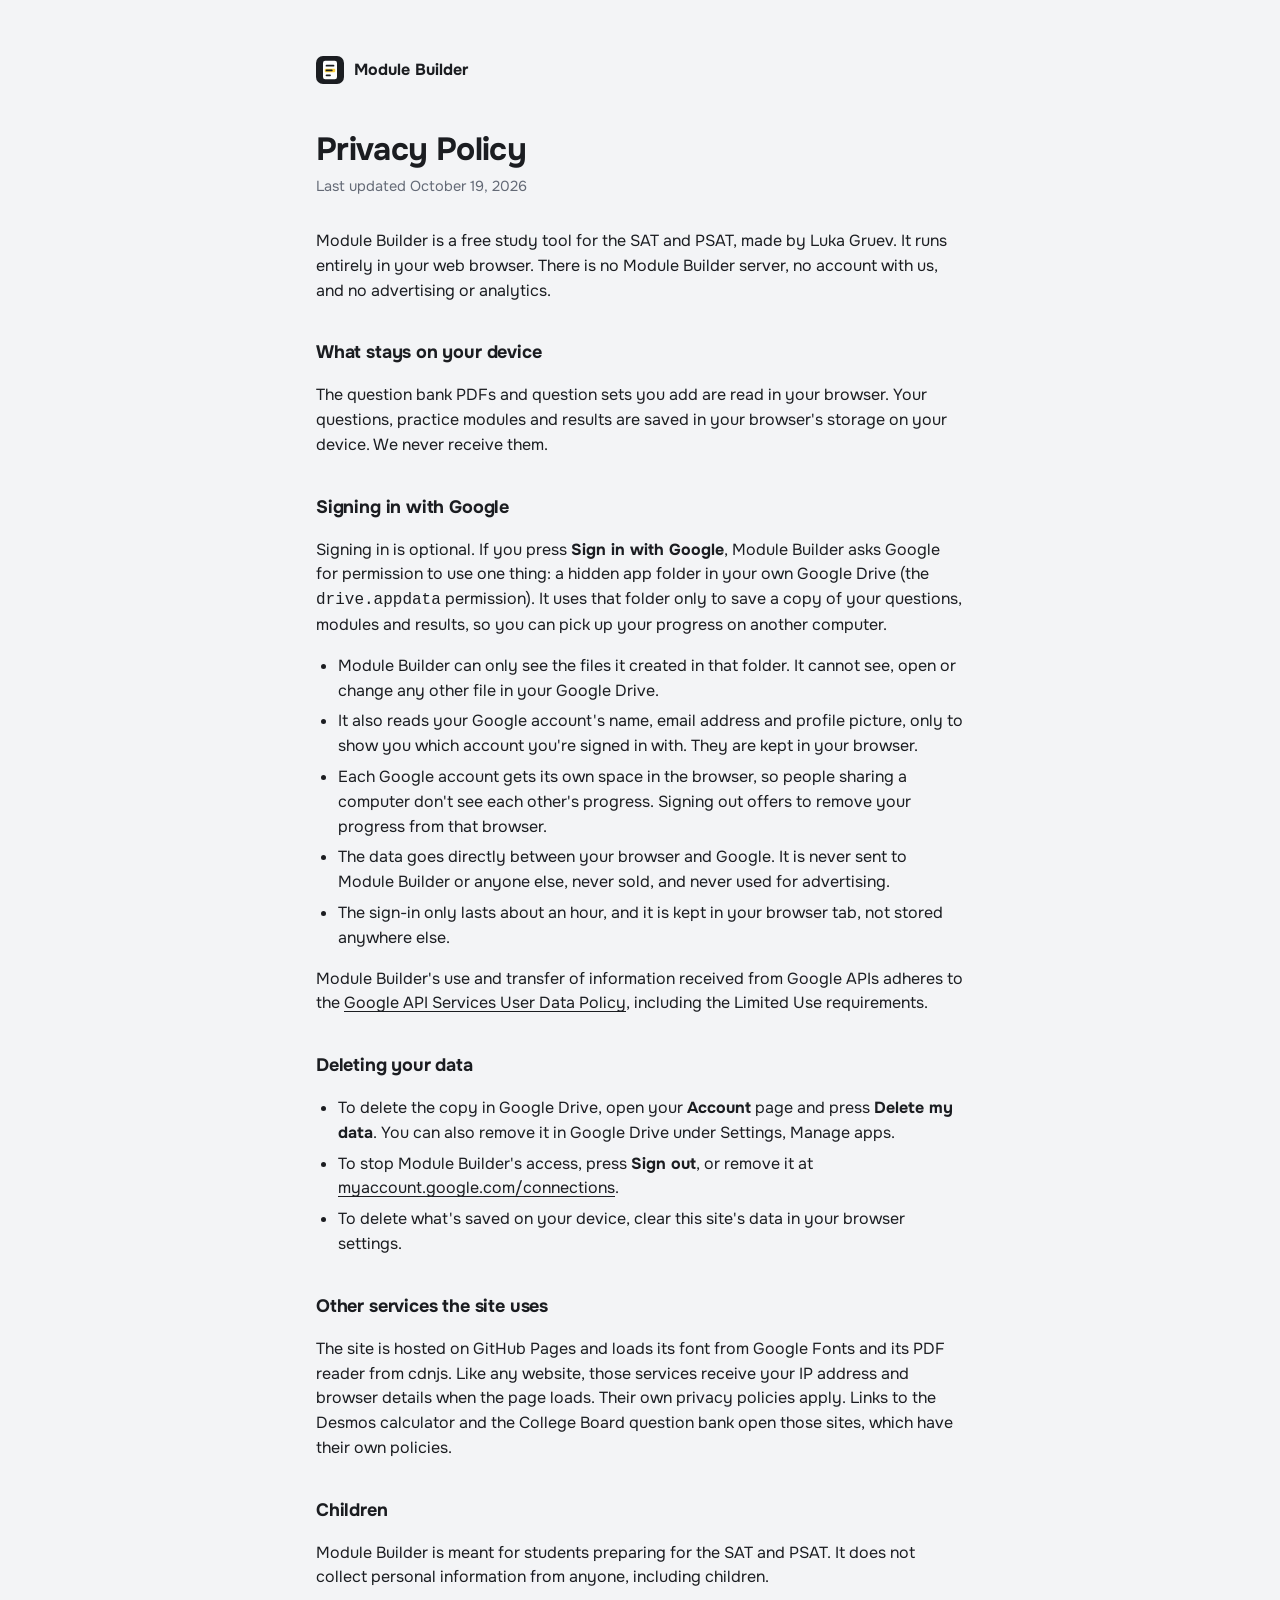
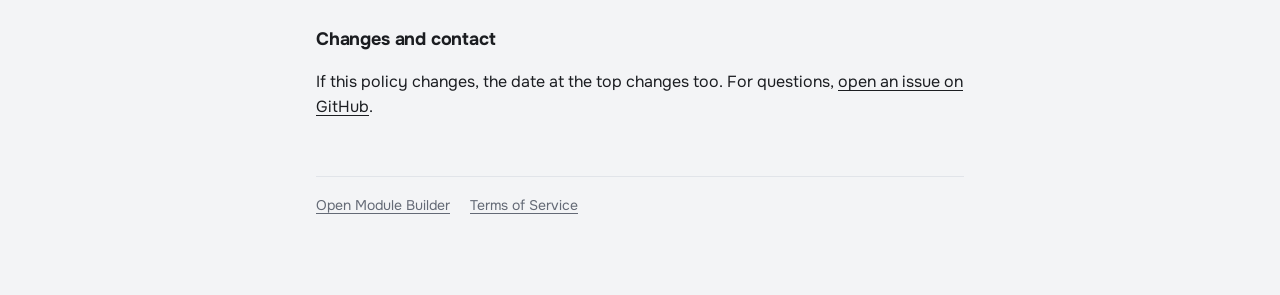
<file: privacy.html>
<!doctype html>
<html lang="en">
<head>
<meta charset="utf-8">
<meta name="viewport" content="width=device-width,initial-scale=1">
<title>Privacy Policy · Module Builder</title>
<link rel="icon" href="favicon.svg" type="image/svg+xml">
<link rel="apple-touch-icon" href="apple-touch-icon.png">
<link rel="preconnect" href="https://fonts.googleapis.com">
<link rel="preconnect" href="https://fonts.gstatic.com" crossorigin>
<link rel="stylesheet" href="https://fonts.googleapis.com/css2?family=Onest:wght@400;500;600;700&display=swap">
<link rel="stylesheet" href="style.css">
</head>
<body>
<main class="doc">
  <a class="home" href="./"><img src="favicon.svg" alt="">Module Builder</a>
  <h1>Privacy Policy</h1>
  <p class="updated">Last updated October 19, 2026</p>

  <p>Module Builder is a free study tool for the SAT and PSAT, made by Luka Gruev. It runs entirely in your web browser. There is no Module Builder server, no account with us, and no advertising or analytics.</p>

  <h2>What stays on your device</h2>
  <p>The question bank PDFs and question sets you add are read in your browser. Your questions, practice modules and results are saved in your browser's storage on your device. We never receive them.</p>

  <h2>Signing in with Google</h2>
  <p>Signing in is optional. If you press <b>Sign in with Google</b>, Module Builder asks Google for permission to use one thing: a hidden app folder in your own Google Drive (the <code>drive.appdata</code> permission). It uses that folder only to save a copy of your questions, modules and results, so you can pick up your progress on another computer.</p>
  <ul>
    <li>Module Builder can only see the files it created in that folder. It cannot see, open or change any other file in your Google Drive.</li>
    <li>It also reads your Google account's name, email address and profile picture, only to show you which account you're signed in with. They are kept in your browser.</li>
    <li>Each Google account gets its own space in the browser, so people sharing a computer don't see each other's progress. Signing out offers to remove your progress from that browser.</li>
    <li>The data goes directly between your browser and Google. It is never sent to Module Builder or anyone else, never sold, and never used for advertising.</li>
    <li>The sign-in only lasts about an hour, and it is kept in your browser tab, not stored anywhere else.</li>
  </ul>
  <p>Module Builder's use and transfer of information received from Google APIs adheres to the <a href="https://developers.google.com/terms/api-services-user-data-policy" target="_blank" rel="noopener">Google API Services User Data Policy</a>, including the Limited Use requirements.</p>

  <h2>Deleting your data</h2>
  <ul>
    <li>To delete the copy in Google Drive, open your <b>Account</b> page and press <b>Delete my data</b>. You can also remove it in Google Drive under Settings, Manage apps.</li>
    <li>To stop Module Builder's access, press <b>Sign out</b>, or remove it at <a href="https://myaccount.google.com/connections" target="_blank" rel="noopener">myaccount.google.com/connections</a>.</li>
    <li>To delete what's saved on your device, clear this site's data in your browser settings.</li>
  </ul>

  <h2>Other services the site uses</h2>
  <p>The site is hosted on GitHub Pages and loads its font from Google Fonts and its PDF reader from cdnjs. Like any website, those services receive your IP address and browser details when the page loads. Their own privacy policies apply. Links to the Desmos calculator and the College Board question bank open those sites, which have their own policies.</p>

  <h2>Children</h2>
  <p>Module Builder is meant for students preparing for the SAT and PSAT. It does not collect personal information from anyone, including children.</p>

  <h2>Changes and contact</h2>
  <p>If this policy changes, the date at the top changes too. For questions, <a href="https://github.com/iamraging123/module-builder/issues/new?template=bug_report.yml" target="_blank" rel="noopener">open an issue on GitHub</a>.</p>

  <footer><a href="./">Open Module Builder</a><a href="terms.html">Terms of Service</a></footer>
</main>
</body>
</html>
</file>
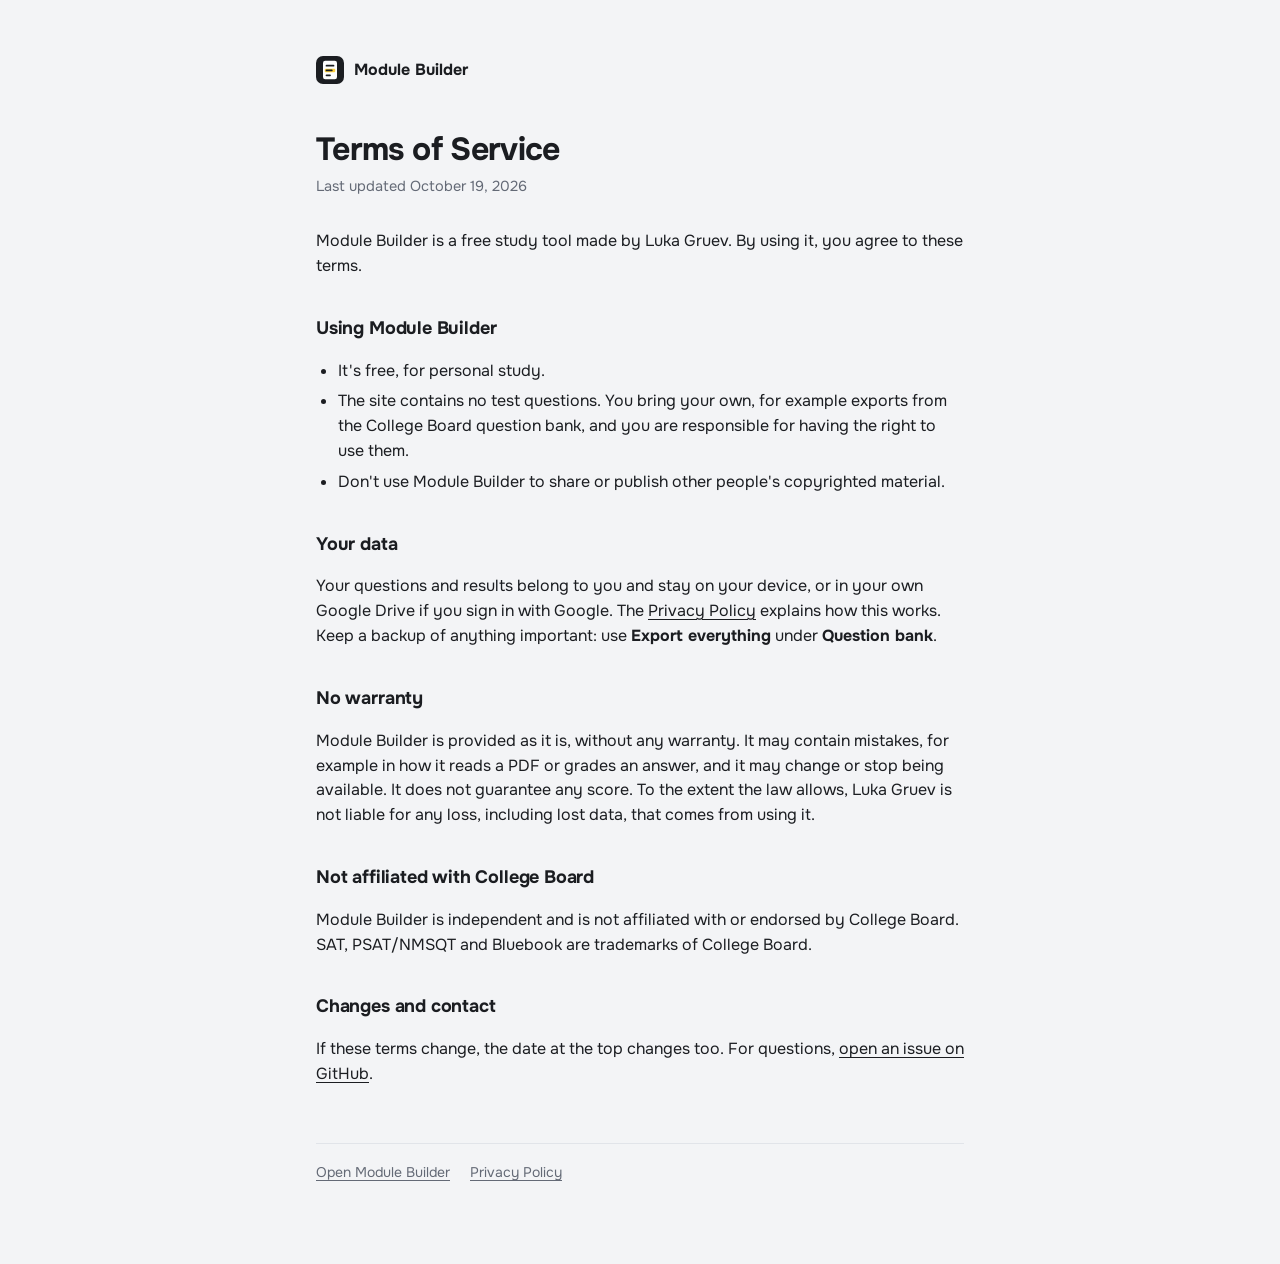
<file: terms.html>
<!doctype html>
<html lang="en">
<head>
<meta charset="utf-8">
<meta name="viewport" content="width=device-width,initial-scale=1">
<title>Terms of Service · Module Builder</title>
<link rel="icon" href="favicon.svg" type="image/svg+xml">
<link rel="apple-touch-icon" href="apple-touch-icon.png">
<link rel="preconnect" href="https://fonts.googleapis.com">
<link rel="preconnect" href="https://fonts.gstatic.com" crossorigin>
<link rel="stylesheet" href="https://fonts.googleapis.com/css2?family=Onest:wght@400;500;600;700&display=swap">
<link rel="stylesheet" href="style.css">
</head>
<body>
<main class="doc">
  <a class="home" href="./"><img src="favicon.svg" alt="">Module Builder</a>
  <h1>Terms of Service</h1>
  <p class="updated">Last updated October 19, 2026</p>

  <p>Module Builder is a free study tool made by Luka Gruev. By using it, you agree to these terms.</p>

  <h2>Using Module Builder</h2>
  <ul>
    <li>It's free, for personal study.</li>
    <li>The site contains no test questions. You bring your own, for example exports from the College Board question bank, and you are responsible for having the right to use them.</li>
    <li>Don't use Module Builder to share or publish other people's copyrighted material.</li>
  </ul>

  <h2>Your data</h2>
  <p>Your questions and results belong to you and stay on your device, or in your own Google Drive if you sign in with Google. The <a href="privacy.html">Privacy Policy</a> explains how this works. Keep a backup of anything important: use <b>Export everything</b> under <b>Question bank</b>.</p>

  <h2>No warranty</h2>
  <p>Module Builder is provided as it is, without any warranty. It may contain mistakes, for example in how it reads a PDF or grades an answer, and it may change or stop being available. It does not guarantee any score. To the extent the law allows, Luka Gruev is not liable for any loss, including lost data, that comes from using it.</p>

  <h2>Not affiliated with College Board</h2>
  <p>Module Builder is independent and is not affiliated with or endorsed by College Board. SAT, PSAT/NMSQT and Bluebook are trademarks of College Board.</p>

  <h2>Changes and contact</h2>
  <p>If these terms change, the date at the top changes too. For questions, <a href="https://github.com/iamraging123/module-builder/issues/new?template=bug_report.yml" target="_blank" rel="noopener">open an issue on GitHub</a>.</p>

  <footer><a href="./">Open Module Builder</a><a href="privacy.html">Privacy Policy</a></footer>
</main>
</body>
</html>
</file>
<file: style.css>
/* Module Builder: a quiet study desk.
   Layout: a sidebar of five places (Today, Practice, Mistakes, Skills, Question bank) and one reading column.
   Sessions (study, test, review) leave the sidebar behind and fill the screen.
   Color: ink on cool white; one marker yellow for "where you are"; three set colours (review, weakest, new);
   a single-hue ramp for skill accuracy; highlighter tints for why a question was missed. */
:root {
  --ground: #f3f4f6;
  --surface: #ffffff;
  --ink: #1b1d21;
  --muted: #646a76;
  --faint: #9399a4;
  --line: #e1e4e9;
  --soft: #eceef2;
  --marker: #ffd23f;
  --marker-ink: #4a3800;
  --ok: #18804a; --ok-soft: #e6f4ec;
  --bad: #cc3329; --bad-soft: #fbe9e7;
  --warn: #9a6400;
  --k-review: #5457d6; --k-weak: #d2541a; --k-new: #0d8a7c;
  --m0: #e7e8fb; --m1: #c3c6f4; --m2: #8f94e7; --m3: #5b60d4; --m4: #3438a6;
  --m-lo-ink: #1b1d21; --m-hi-ink: #ffffff;
  --r-rule: #ffe066; --r-trap: #ffa3c7; --r-misread: #9ed3ff; --r-rushed: #ffc285; --r-slip: #a9e8bd; --r-none: #d9dce2;
  --r-ink: #1b1d21;
  --shadow: 0 1px 2px rgba(27, 29, 33, .06), 0 8px 24px rgba(27, 29, 33, .06);
  --font: "Onest", "Segoe UI", system-ui, -apple-system, sans-serif;
}
@media (prefers-color-scheme: dark) {
  :root:not([data-theme="light"]) {
    --ground: #111215; --surface: #191b1f; --ink: #eceef1; --muted: #a0a6b1; --faint: #6f7580; --line: #2a2d33; --soft: #22252a;
    --marker: #ffd23f; --marker-ink: #1b1d21;
    --ok: #4cd38a; --ok-soft: #14271c; --bad: #ff7b70; --bad-soft: #2d1716; --warn: #f0b44c;
    --k-review: #9a9cf5; --k-weak: #f08a55; --k-new: #4fd0c0;
    --m0: #23264a; --m1: #2f3482; --m2: #4449b5; --m3: #7378e6; --m4: #b0b4fa;
    --m-lo-ink: #eceef1; --m-hi-ink: #111215;
    --r-rule: #6e5a0a; --r-trap: #6b2846; --r-misread: #1d4a6c; --r-rushed: #6c4216; --r-slip: #1f5636; --r-none: #34373e;
    --r-ink: #eceef1;
    --shadow: 0 1px 2px rgba(0, 0, 0, .4), 0 8px 24px rgba(0, 0, 0, .3);
    color-scheme: dark;
  }
}
:root[data-theme="dark"] {
  --ground: #111215; --surface: #191b1f; --ink: #eceef1; --muted: #a0a6b1; --faint: #6f7580; --line: #2a2d33; --soft: #22252a;
  --marker: #ffd23f; --marker-ink: #1b1d21;
  --ok: #4cd38a; --ok-soft: #14271c; --bad: #ff7b70; --bad-soft: #2d1716; --warn: #f0b44c;
  --k-review: #9a9cf5; --k-weak: #f08a55; --k-new: #4fd0c0;
  --m0: #23264a; --m1: #2f3482; --m2: #4449b5; --m3: #7378e6; --m4: #b0b4fa;
  --m-lo-ink: #eceef1; --m-hi-ink: #111215;
  --r-rule: #6e5a0a; --r-trap: #6b2846; --r-misread: #1d4a6c; --r-rushed: #6c4216; --r-slip: #1f5636; --r-none: #34373e;
  --r-ink: #eceef1;
  --shadow: 0 1px 2px rgba(0, 0, 0, .4), 0 8px 24px rgba(0, 0, 0, .3);
  color-scheme: dark;
}
* { box-sizing: border-box; }
html, body { min-height: 100%; }
body { margin: 0; background: var(--ground); color: var(--ink); font: 16px/1.55 var(--font); -webkit-font-smoothing: antialiased; }
button, input, textarea { font: inherit; color: inherit; }
button { cursor: pointer; }
img { display: block; max-width: 100%; height: auto; }
a { color: inherit; text-underline-offset: 3px; }
:focus-visible { outline: 2px solid var(--ink); outline-offset: 2px; border-radius: 4px; }
[hidden] { display: none !important; }

/* ---------- controls ---------- */
.btn { display: inline-flex; align-items: center; justify-content: center; gap: 8px; border: 0; border-radius: 10px; padding: 10px 18px; font-weight: 600; background: var(--ink); color: var(--surface); }
.btn:hover:not(:disabled) { opacity: .88; }
.btn:disabled { opacity: .35; cursor: default; }
.btn.ghost { background: var(--surface); color: var(--ink); box-shadow: inset 0 0 0 1.5px var(--line); }
.btn.ghost:hover:not(:disabled) { opacity: 1; box-shadow: inset 0 0 0 1.5px var(--ink); }
.btn.big { padding: 14px 26px; font-size: 17px; border-radius: 12px; }
.btn.small { padding: 6px 13px; font-size: 14px; border-radius: 8px; }
.btn.danger { background: var(--bad); color: #fff; }
.link { border: 0; background: none; padding: 0; color: var(--muted); text-decoration: underline; text-underline-offset: 3px; font-size: 14.5px; }
.link:hover { color: var(--ink); }
.link.danger:hover { color: var(--bad); }
.link.back { display: inline-block; margin-bottom: 14px; }
.row { display: flex; flex-wrap: wrap; align-items: center; gap: 12px 18px; margin-top: 22px; }
.row.tight { margin-top: 0; gap: 14px; }
.row.end { justify-content: flex-end; }
.fine { font-size: 13.5px; color: var(--muted); }
p.fine { margin: 14px 0 0; }
.seg { display: inline-flex; flex-wrap: wrap; gap: 4px; padding: 3px; border-radius: 10px; background: var(--soft); }
.seg button { border: 0; background: none; border-radius: 8px; padding: 6px 12px; font-size: 14px; color: var(--muted); display: inline-flex; gap: 6px; align-items: baseline; }
.seg button:hover { color: var(--ink); }
.seg button[aria-checked="true"] { background: var(--surface); color: var(--ink); font-weight: 600; box-shadow: 0 1px 2px rgba(0, 0, 0, .12); }
.seg small { font-size: 12px; color: var(--faint); font-weight: 400; }
.tick { display: inline-flex; align-items: flex-start; gap: 9px; border: 0; background: none; padding: 5px 0; text-align: left; font-size: 15px; }
.tick i { flex: none; width: 17px; height: 17px; margin-top: 3px; border-radius: 5px; border: 1.5px solid var(--faint); position: relative; }
.tick[aria-checked="true"] i { background: var(--ink); border-color: var(--ink); }
.tick[aria-checked="true"] i::after { content: ""; position: absolute; left: 4.5px; top: 1px; width: 4px; height: 8px; border: solid var(--surface); border-width: 0 2px 2px 0; transform: rotate(45deg); }
.tick small { color: var(--faint); font-size: 13px; padding-top: 1px; }
.acc { font-style: normal; font-size: 12.5px; font-weight: 600; padding: 1px 7px; border-radius: 999px; white-space: nowrap; }
.acc.low { color: var(--bad); background: var(--bad-soft); }
.acc.mid { color: var(--warn); background: color-mix(in srgb, var(--warn) 14%, transparent); }
.acc.high { color: var(--ok); background: var(--ok-soft); }
.mtr { height: 6px; border-radius: 3px; background: var(--soft); overflow: hidden; }
.mtr i { display: block; height: 100%; border-radius: 3px; }
.mtr .low { background: var(--bad); } .mtr .mid { background: var(--warn); } .mtr .high { background: var(--ok); }

/* ---------- shell ---------- */
.shell { display: grid; grid-template-columns: 236px minmax(0, 1fr); min-height: 100vh; }
.side { position: sticky; top: 0; height: 100vh; display: flex; flex-direction: column; gap: 4px; padding: 22px 14px calc(18px + env(safe-area-inset-bottom, 0px)) max(14px, env(safe-area-inset-left, 0px)); border-right: 1px solid var(--line); background: var(--surface); }
.brand { display: flex; align-items: center; gap: 10px; }
.brand .logo { flex: none; width: 28px; height: 28px; }
.side .brand { font-weight: 700; font-size: 17px; letter-spacing: -0.01em; padding: 0 10px 18px; }
.nav { display: flex; flex-direction: column; gap: 2px; }
.nav-i { display: flex; align-items: center; gap: 11px; width: 100%; border: 0; background: none; padding: 9px 10px; border-radius: 9px; text-align: left; font-size: 15px; color: var(--muted); }
.nav-i:hover { background: var(--soft); color: var(--ink); }
.nav-i[aria-current="page"] { background: var(--soft); color: var(--ink); font-weight: 600; }
.badge { margin-left: auto; font-style: normal; font-size: 12px; font-weight: 700; min-width: 22px; text-align: center; padding: 1px 7px; border-radius: 999px; background: var(--marker); color: var(--marker-ink); }
.side-foot { margin-top: auto; display: grid; gap: 10px; padding: 0 10px; font-size: 13.5px; color: var(--muted); }
/* Account button: sidebar top on computers, top bar on phones */
.acct { display: flex; align-items: center; gap: 10px; width: 100%; border: 0; background: none; padding: 8px 10px; margin: -6px 0 14px; border-radius: 10px; text-align: left; color: var(--ink); }
.acct:hover, .acct[aria-current="page"] { background: var(--soft); }
.acct-t { display: grid; min-width: 0; line-height: 1.25; }
.acct-t b { font-size: 14.5px; font-weight: 600; overflow: hidden; text-overflow: ellipsis; white-space: nowrap; }
.acct-t small { font-size: 12.5px; color: var(--muted); overflow: hidden; text-overflow: ellipsis; white-space: nowrap; }
.avatar { position: relative; flex: none; display: grid; place-items: center; width: 32px; height: 32px; border-radius: 50%; overflow: hidden; background: var(--m1); color: var(--m4); font-size: 14px; }
.avatar img { position: absolute; inset: 0; width: 100%; height: 100%; object-fit: cover; }
.avatar.empty { background: var(--soft); color: var(--muted); }
.avatar.big { width: 64px; height: 64px; font-size: 26px; }
.avatar-wrap { position: relative; flex: none; display: flex; }
.avatar-wrap .dot { position: absolute; right: -1px; bottom: -1px; box-shadow: 0 0 0 2px var(--surface); }
.dot { display: inline-block; flex: none; width: 9px; height: 9px; border-radius: 50%; background: var(--ok); }
.dot.busy { background: var(--k-review); animation: pulse 1.4s ease-in-out infinite; }
.dot.paused { background: var(--faint); }
.dot.err { background: var(--bad); }
@keyframes pulse { 50% { opacity: .35; } }
@media (prefers-reduced-motion: reduce) { .dot.busy { animation: none; } }
.topbar { display: none; }
.acct-head { display: flex; align-items: center; gap: 18px; }
.acct-head .title { margin: 0; }
.acct-head .fine { margin: 2px 0 0; }
.sync-status { display: flex; align-items: center; gap: 10px; margin: 0 0 4px; font-weight: 600; }
.points { padding-left: 20px; margin: 18px 0 0; }
.points li + li { margin-top: 6px; }
.toast { position: fixed; left: 50%; bottom: 28px; transform: translate(-50%, 12px); opacity: 0; pointer-events: none; z-index: 60; padding: 10px 16px; border-radius: 10px; background: var(--ink); color: var(--surface); font-size: 14.5px; transition: opacity .2s, transform .2s; }
.toast.on { opacity: 1; transform: translate(-50%, 0); }
.credit { font-size: 12.5px; color: var(--faint); text-decoration: none; justify-self: start; }
.credit:hover { color: var(--ink); text-decoration: underline; }
.foot-links { display: grid; gap: 3px; margin-top: 4px; }
.fb-link { font-size: 13.5px; color: var(--muted); text-decoration: none; justify-self: start; }
.fb-link:hover { color: var(--ink); text-decoration: underline; }
.credit-end { display: flex; flex-wrap: wrap; align-items: baseline; gap: 8px 20px; margin: 48px 0 0; padding-top: 18px; border-top: 1px solid var(--line); }
.credit-end .credit { margin-left: auto; }
@media (min-width: 821px) { .credit-end { display: none; } }
.main { padding-block: 40px 96px; padding-left: max(24px, env(safe-area-inset-left, 0px)); padding-right: max(24px, env(safe-area-inset-right, 0px)); max-width: 980px; width: 100%; }
.status { display: flex; gap: 14px; align-items: baseline; padding: 10px 14px; margin-bottom: 22px; border-radius: 10px; background: var(--surface); box-shadow: inset 0 0 0 1px var(--line); font-size: 14.5px; }
.status.err { color: var(--bad); box-shadow: inset 0 0 0 1px var(--bad); }
.dropveil { display: none; position: fixed; inset: 0; z-index: 40; place-items: center; background: color-mix(in srgb, var(--ground) 92%, transparent); border: 3px dashed var(--ink); font-size: 22px; font-weight: 700; pointer-events: none; }
body.dragging .dropveil { display: grid; }

/* ---------- page type ---------- */
.eyebrow-date { margin: 0 0 6px; color: var(--muted); font-size: 15px; }
.title { font-size: clamp(30px, 4.6vw, 44px); line-height: 1.08; letter-spacing: -0.03em; font-weight: 700; margin: 0 0 12px; text-wrap: balance; }
.lede { font-size: 18px; color: var(--muted); margin: 0 0 6px; max-width: 58ch; }
.body { margin: 0; max-width: 64ch; }
.block { margin-top: 48px; }
.block h2 { font-size: 17px; font-weight: 700; margin: 0 0 10px; letter-spacing: -0.01em; }
.steps { margin: 22px 0 0; padding-left: 22px; display: grid; gap: 8px; max-width: 60ch; }
.steps li::marker { font-weight: 700; }

/* lists */
.list { background: var(--surface); border-radius: 14px; box-shadow: inset 0 0 0 1px var(--line); overflow: hidden; }
.li { display: flex; align-items: center; gap: 14px; width: 100%; padding: 14px 18px; border: 0; background: none; text-align: left; }
.li + .li { border-top: 1px solid var(--line); }
.li-btn:hover { background: var(--soft); }
.li-main { flex: 1; min-width: 0; }
.li-title { font-weight: 600; overflow: hidden; text-overflow: ellipsis; white-space: nowrap; }
.li-meta { font-size: 14px; color: var(--muted); }
.li-acts { display: flex; flex-wrap: wrap; align-items: center; justify-content: flex-end; gap: 10px 16px; flex: none; }
.score-s { font-weight: 700; font-variant-numeric: tabular-nums; }

/* ---------- Get started ---------- */
.gs-list { list-style: none; counter-reset: gs; margin: 30px 0 0; padding: 0; max-width: 760px; }
.gs { counter-increment: gs; display: grid; grid-template-columns: 40px minmax(0, 1fr); gap: 16px; padding: 22px 0; border-top: 1px solid var(--line); }
.gs::before { content: counter(gs); width: 34px; height: 34px; border-radius: 50%; display: grid; place-items: center; font-weight: 700; background: var(--surface); box-shadow: inset 0 0 0 1.5px var(--line); }
.gs.done::before { content: ""; background: var(--ok) url("data:image/svg+xml,%3Csvg xmlns='http://www.w3.org/2000/svg' viewBox='0 0 20 20'%3E%3Cpath d='M5 10.5l3.2 3L15 7' fill='none' stroke='white' stroke-width='2.2' stroke-linecap='round' stroke-linejoin='round'/%3E%3C/svg%3E") center / 20px no-repeat; box-shadow: none; }
.gs-body h2 { margin: 4px 0 8px; font-size: 19px; letter-spacing: -0.01em; display: flex; flex-wrap: wrap; align-items: baseline; gap: 4px 12px; }
.gs-done { font-size: 13px; font-weight: 600; color: var(--ok); }
.gs-body p { margin: 0 0 8px; max-width: 64ch; }
.gs-body ul { margin: 0 0 10px; padding-left: 20px; display: grid; gap: 4px; max-width: 62ch; }
.gs-body .row { margin-top: 14px; }
.gs-list + .row, .gs-list + p.fine { margin-left: 56px; }
.body ul { margin: 0 0 10px; padding-left: 20px; }
.body p { margin: 0 0 8px; }
.kind.review { background: var(--k-review); } .kind.weak { background: var(--k-weak); } .kind.new { background: var(--k-new); }

/* ---------- Practice ---------- */
.test-pick { display: flex; flex-wrap: wrap; align-items: center; gap: 8px 16px; margin: 0 0 22px; }
.test-pick .lab { font-weight: 600; font-size: 14.5px; }
.builder { margin-top: 26px; background: var(--surface); border-radius: 16px; box-shadow: inset 0 0 0 1px var(--line); padding: 6px 22px 22px; }
.field { display: grid; grid-template-columns: 110px minmax(0, 1fr); gap: 16px; padding: 16px 0; border-bottom: 1px solid var(--line); align-items: start; }
.field .lab { font-weight: 600; font-size: 14.5px; padding-top: 6px; }
.ticks { display: flex; flex-wrap: wrap; gap: 0 24px; }
.skill-list { display: grid; grid-template-columns: repeat(auto-fill, minmax(250px, 1fr)); gap: 18px 28px; margin-top: 12px; }
.dom { display: grid; justify-items: start; align-content: start; }
.dom .tick { width: 100%; }
.dom .tick .acc { margin-left: auto; }
.dom-name { border: 0; background: none; padding: 0; margin-bottom: 2px; font-weight: 600; font-size: 14px; }
.dom-name:hover { text-decoration: underline; }
.modes { display: grid; grid-template-columns: repeat(2, minmax(0, 1fr)); gap: 10px; }
.mode { display: grid; gap: 2px; text-align: left; padding: 13px 15px; border-radius: 12px; border: 1.5px solid var(--line); background: var(--surface); }
.mode span { font-size: 14px; color: var(--muted); }
.mode[aria-checked="true"] { border-color: var(--ink); box-shadow: inset 0 0 0 1px var(--ink); }
.go { padding-top: 18px; }
.match { margin: 0 0 12px; font-size: 19px; font-weight: 700; display: flex; flex-wrap: wrap; gap: 6px 16px; align-items: baseline; }
.opts { display: flex; flex-wrap: wrap; gap: 10px 24px; align-items: center; margin-bottom: 20px; font-size: 15px; }
.check { display: inline-flex; align-items: center; gap: 8px; }
.opts input[type=checkbox] { width: 17px; height: 17px; accent-color: var(--ink); margin: 0; }
.num { width: 64px; margin: 0 4px; padding: 5px 8px; border: 1.5px solid var(--line); border-radius: 8px; background: var(--surface); font-variant-numeric: tabular-nums; }
.num:focus { outline: none; border-color: var(--ink); }
.num:disabled { color: var(--faint); }

/* ---------- Mistakes ---------- */
.reason-bar { display: flex; gap: 3px; height: 12px; margin: 0 0 12px; max-width: 760px; }
.reason-bar i { border-radius: 3px; }
.r-rule { --r: var(--r-rule); } .r-trap { --r: var(--r-trap); } .r-misread { --r: var(--r-misread); } .r-rushed { --r: var(--r-rushed); } .r-slip { --r: var(--r-slip); } .r-none { --r: var(--r-none); }
.reason-bar i { background: var(--r); }
.mistake { box-shadow: inset 4px 0 0 var(--r, transparent); }
.why-note { margin: 6px 0 0; font-size: 15px; }
mark { background: linear-gradient(transparent 35%, var(--r) 35%, var(--r) 92%, transparent 92%); color: var(--r-ink); padding: 0 3px; }
.when { font-size: 13.5px; color: var(--muted); white-space: nowrap; }
.when.due { color: var(--marker-ink); background: var(--marker); padding: 2px 9px; border-radius: 999px; font-weight: 600; }
.when.cleared { color: var(--ok); font-weight: 600; }

/* ---------- Skills ---------- */
.figs { display: grid; grid-template-columns: repeat(5, minmax(0, 1fr)); gap: 14px; margin: 22px 0 0; }
.figs div { display: flex; flex-direction: column-reverse; padding: 14px 16px; background: var(--surface); border-radius: 12px; box-shadow: inset 0 0 0 1px var(--line); }
.figs dd { margin: 0; font-size: 22px; font-weight: 700; letter-spacing: -0.02em; font-variant-numeric: tabular-nums; }
.figs dt { font-size: 13px; color: var(--muted); }
.map-key { display: flex; flex-wrap: wrap; align-items: center; gap: 8px 10px; margin: 30px 0 14px; font-size: 13px; color: var(--muted); }
.ramp { display: inline-flex; gap: 2px; }
.ramp i { width: 20px; height: 11px; border-radius: 2px; }
.ramp .m0, .tile.m0 { background: var(--m0); } .ramp .m1, .tile.m1 { background: var(--m1); } .ramp .m2, .tile.m2 { background: var(--m2); } .ramp .m3, .tile.m3 { background: var(--m3); } .ramp .m4, .tile.m4 { background: var(--m4); }
.none-key { width: 20px; height: 11px; border-radius: 2px; border: 1.5px dashed var(--faint); margin-left: 10px; }
.skills-layout { display: grid; grid-template-columns: minmax(0, 1fr) 300px; gap: 22px; align-items: start; }
.map-sec + .map-sec { margin-top: 26px; }
.map-sec h2 { font-size: 15.5px; margin: 0 0 10px; display: flex; flex-wrap: wrap; gap: 4px 12px; align-items: baseline; }
.map-sec h2 span { font-weight: 400; font-size: 13.5px; color: var(--muted); }
.map { display: grid; grid-template-columns: repeat(auto-fill, minmax(150px, 1fr)); gap: 12px; }
.map-dom { display: grid; gap: 6px; align-content: start; }
.map-dom h3 { margin: 0 0 2px; font-size: 12.5px; font-weight: 600; color: var(--muted); line-height: 1.3; min-height: 2.6em; }
.tile { display: grid; grid-template-columns: minmax(0, 1fr) auto; gap: 4px 8px; align-items: end; min-height: 74px; padding: 9px 10px; border: 2px solid transparent; border-radius: 9px; text-align: left; color: var(--m-lo-ink); }
.tile.m3, .tile.m4 { color: var(--m-hi-ink); }
.tile.none { background: transparent; border: 1.5px dashed var(--faint); color: var(--muted); }
.tile[aria-pressed="true"] { border-color: var(--ink); box-shadow: 0 0 0 2px var(--surface), 0 0 0 4px var(--ink); }
.t-name { grid-column: 1 / -1; align-self: start; font-size: 12.5px; font-weight: 500; line-height: 1.25; }
.t-pc { font-size: 20px; font-weight: 700; line-height: 1; font-variant-numeric: tabular-nums; }
.t-n { font-size: 11px; opacity: .8; justify-self: end; }
@media (prefers-reduced-motion: no-preference) { .tile { transition: background-color .4s; } }
.panel { position: sticky; top: calc(20px + env(safe-area-inset-top, 0px)); background: var(--surface); border-radius: 14px; box-shadow: inset 0 0 0 1px var(--line); padding: 18px; }
.p-dom { margin: 0; font-size: 13px; color: var(--muted); }
.panel h2 { margin: 2px 0 12px; font-size: 19px; line-height: 1.25; text-wrap: balance; }
.p-big { display: flex; align-items: baseline; gap: 8px; }
.p-big b { font-size: 38px; letter-spacing: -0.03em; line-height: 1; font-variant-numeric: tabular-nums; }
.p-big span { color: var(--muted); font-size: 14px; }
.panel .mtr { margin: 10px 0 0; }
.p-facts { margin: 14px 0 0; display: grid; gap: 6px; }
.p-facts div { display: flex; justify-content: space-between; gap: 10px; font-size: 14px; }
.p-facts dt { color: var(--muted); } .p-facts dd { margin: 0; font-weight: 600; }
.panel h4 { margin: 18px 0 6px; font-size: 13.5px; }
.panel .rule { margin: 0 0 8px; padding: 9px 11px; border-radius: 8px; background: var(--soft); font-size: 14px; }
.panel .row { margin-top: 16px; }

/* ---------- Question bank ---------- */
.drop { display: grid; gap: 4px; width: 100%; margin-top: 24px; padding: 28px; border-radius: 16px; border: 2px dashed var(--faint); background: var(--surface); text-align: left; }
.drop b { font-size: 18px; }
.drop span { color: var(--muted); max-width: 60ch; }
.drop:hover { border-color: var(--ink); }

/* ---------- results ---------- */
.score { display: flex; align-items: baseline; gap: 14px; margin-top: 22px; }
.score b { font-size: clamp(48px, 9vw, 72px); font-weight: 700; letter-spacing: -0.04em; line-height: 1; font-variant-numeric: tabular-nums; }
.score span { color: var(--muted); }
.qno { width: 26px; color: var(--faint); font-variant-numeric: tabular-nums; flex: none; }
.res { width: 74px; flex: none; font-weight: 600; font-size: 14px; }
.res.ok { color: var(--ok); } .res.bad { color: var(--bad); } .res.skip { color: var(--faint); } .res.pend { color: var(--warn); }
.cols { display: grid; grid-template-columns: repeat(2, minmax(0, 1fr)); gap: 0 28px; }
table.bd { width: 100%; border-collapse: collapse; font-size: 14.5px; }
table.bd td { padding: 8px 0; border-bottom: 1px solid var(--line); vertical-align: middle; }
table.bd td.n { width: 54px; text-align: right; color: var(--muted); font-variant-numeric: tabular-nums; }
table.bd td.b { width: 96px; padding-left: 12px; }

/* ---------- sessions: study and review ---------- */
.focus { min-height: 100vh; background: var(--surface); }
.focus-bar { position: sticky; top: 0; z-index: 5; display: flex; align-items: center; gap: 18px; padding-bottom: 12px; padding-top: calc(12px + env(safe-area-inset-top, 0px)); padding-left: max(24px, env(safe-area-inset-left, 0px)); padding-right: max(24px, env(safe-area-inset-right, 0px)); background: var(--surface); border-bottom: 1px solid var(--line); }
.fb-title { font-weight: 700; margin-right: auto; overflow: hidden; text-overflow: ellipsis; white-space: nowrap; min-width: 0; }
.sprog { height: 4px; background: var(--soft); display: flex; }
.sprog i { display: block; height: 100%; transition: width .2s; }
.sprog .r { background: var(--ok); } .sprog .w { background: var(--bad); }
.study { max-width: 1000px; margin: 0 auto; padding-block: 28px 100px; padding-left: max(24px, env(safe-area-inset-left, 0px)); padding-right: max(24px, env(safe-area-inset-right, 0px)); }
.s-meta { display: flex; flex-wrap: wrap; align-items: baseline; gap: 6px 14px; margin-bottom: 8px; color: var(--muted); font-size: 14.5px; }
.s-meta b { color: var(--ink); font-size: 16px; }
.s-meta b.res { width: auto; }
.kind { font-weight: 600; font-size: 13px; padding: 1px 9px; border-radius: 999px; color: var(--surface); }
.s-tools { display: flex; flex-wrap: wrap; align-items: center; justify-content: space-between; gap: 8px 18px; margin: 0 0 20px; min-height: 30px; }
.s-clock { display: inline-flex; gap: 12px; align-items: baseline; font-size: 14px; color: var(--muted); font-variant-numeric: tabular-nums; }
.s-right { display: inline-flex; flex-wrap: wrap; gap: 8px 16px; align-items: center; }
.tool { border: 0; background: none; padding: 0; font-size: 14.5px; font-weight: 600; text-decoration: underline; text-underline-offset: 3px; color: var(--ink); }
.stem { margin: 0 0 22px; }
.choices { display: grid; gap: 10px; }
.choice-row { display: flex; align-items: center; gap: 10px; margin-bottom: 10px; }
.choices .choice-row { margin-bottom: 0; }
.choice { flex: 1; min-width: 0; display: flex; align-items: center; gap: 14px; text-align: left; padding: 12px 16px; border-radius: 12px; border: 1.5px solid var(--line); background: var(--surface); position: relative; }
.choice:hover:not(:disabled) { border-color: var(--ink); }
.choice img { flex: 0 1 auto; min-width: 0; }
.choice .letter { flex: none; width: 28px; height: 28px; border-radius: 50%; display: grid; place-items: center; font-weight: 700; font-size: 13.5px; background: var(--soft); }
.choice.sel { border-color: var(--ink); box-shadow: inset 0 0 0 1px var(--ink); }
.choice.sel .letter { background: var(--ink); color: var(--surface); }
.choice.correct { border-color: var(--ok); background: var(--ok-soft); }
.choice.correct .letter { background: var(--ok); color: #fff; }
.choice.wrong { border-color: var(--bad); background: var(--bad-soft); }
.choice.wrong .letter { background: var(--bad); color: #fff; }
.choice:disabled { cursor: default; color: inherit; }
.choice.struck { opacity: .45; }
.choice.struck::after { content: ""; position: absolute; left: 10px; right: 10px; top: 50%; border-top: 2px solid var(--ink); }
.strike { flex: none; width: 34px; height: 28px; border: 1.5px solid var(--line); border-radius: 50%; background: var(--surface); font-size: 12px; font-weight: 700; padding: 0; }
.strike.undo { border: 0; text-decoration: underline; width: auto; }
.cross { border: 1.5px solid var(--line); border-radius: 8px; background: var(--surface); font-size: 13px; font-weight: 600; padding: 4px 10px; }
.cross.on { background: var(--ink); color: var(--surface); border-color: var(--ink); }
.spr input { font-size: 22px; width: 190px; padding: 10px 14px; border-radius: 12px; border: 1.5px solid var(--line); background: var(--surface); }
.spr input:focus { outline: none; border-color: var(--ink); }
.spr input:disabled { background: var(--soft); }
.spr .prev { margin-top: 10px; font-weight: 600; }
.hint { color: var(--muted); font-size: 14px; max-width: 46ch; }
.fb { margin: 24px 0 0; padding: 18px 20px; border-radius: 14px; background: var(--ground); }
.fb-head { margin: 0 0 6px; font-size: 20px; font-weight: 700; }
.fb.ok .fb-head { color: var(--ok); } .fb.bad .fb-head { color: var(--bad); }
.fb-time { margin: 0 0 10px; color: var(--muted); font-size: 14.5px; }
.whybox { margin: 14px 0 4px; padding: 14px 0 0; border-top: 1px solid var(--line); }
.whyq { margin: 0 0 10px; font-weight: 600; }
.why-opts { display: flex; flex-wrap: wrap; gap: 8px; margin-bottom: 14px; }
.why-opt { border: 1.5px solid var(--line); background: var(--surface); border-radius: 999px; padding: 5px 13px; font-size: 14px; }
.why-opt[aria-pressed="true"] { background: var(--r); color: var(--r-ink); border-color: var(--r); font-weight: 600; }
.why-note-in { display: block; width: 100%; max-width: 560px; margin-top: 4px; padding: 9px 12px; border-radius: 10px; border: 1.5px solid var(--line); background: var(--surface); }
.why-note-in:focus { outline: none; border-color: var(--ink); }
.expl { margin-top: 16px; padding-top: 14px; border-top: 1px solid var(--line); }
.expl h4 { margin: 0 0 8px; font-size: 14.5px; }
.s-acts { display: flex; flex-wrap: wrap; gap: 14px 22px; align-items: center; margin-top: 28px; }
.s-acts .s-prev { margin-left: auto; }
.kv { margin: 0 0 6px; }

/* text questions from JSON sets */
.tq { display: block; max-width: 72ch; font-size: 17.5px; line-height: 1.65; }
.tq > span { display: block; }
.tq-note { font-size: 13.5px; color: var(--muted); margin-bottom: 10px; }
.tq-passage { margin-bottom: 18px; }
.tq-text { font-weight: 500; }
.tq-rule { margin-top: 12px; padding: 9px 12px; background: var(--soft); border-radius: 8px; font-size: 15.5px; }
.choice .tq { font-size: 16px; line-height: 1.45; }
.choice .tq-text { font-weight: 400; }

/* ---------- test mode: the Bluebook-style screen ---------- */
.bb { min-height: 100vh; height: 100vh; display: flex; flex-direction: column; background: var(--surface); }
.bb-top, .bb-bottom { display: grid; grid-template-columns: 1fr auto 1fr; align-items: center; flex: none; padding-left: max(24px, env(safe-area-inset-left, 0px)); padding-right: max(24px, env(safe-area-inset-right, 0px)); background: var(--soft); }
.bb-top { min-height: 64px; padding-top: env(safe-area-inset-top, 0px); border-bottom: 1px solid var(--line); }
.bb-bottom { min-height: 64px; position: relative; border-top: 1px solid var(--line); padding-bottom: env(safe-area-inset-bottom, 0px); }
.bb-title { font-weight: 700; overflow: hidden; text-overflow: ellipsis; white-space: nowrap; }
.bb-title small { display: block; font-size: 12.5px; font-weight: 400; color: var(--muted); }
.bb-timer { text-align: center; }
.bb-timer #clock { display: block; font-size: 21px; font-weight: 700; font-variant-numeric: tabular-nums; line-height: 1.1; }
.bb-timer #clock.low { color: var(--bad); }
.bb-timer button { border: 1px solid var(--faint); border-radius: 999px; background: none; font-size: 11.5px; padding: 0 10px; margin-top: 3px; }
.bb-tools { display: flex; justify-content: flex-end; gap: 18px; align-items: center; font-size: 14px; }
.bb-tools a, .bb-tools button { border: 0; background: none; padding: 0; font-weight: 600; color: var(--ink); text-decoration: none; }
.bb-tools a:hover, .bb-tools button:hover { text-decoration: underline; }
.bb-body { flex: 1; min-height: 0; display: flex; }
.pane { flex: 1; min-width: 0; overflow: auto; padding-top: 28px; padding-bottom: 48px; padding-left: max(24px, env(safe-area-inset-left, 0px)); padding-right: max(24px, env(safe-area-inset-right, 0px)); }
.pane .inner { max-width: 1000px; margin: 0 auto; }
.qbar { display: flex; align-items: center; gap: 12px; padding: 6px 6px 6px 0; margin-bottom: 18px; border-bottom: 1px solid var(--line); }
.qnum { background: var(--ink); color: var(--surface); font-weight: 700; min-width: 30px; height: 30px; display: grid; place-items: center; padding: 0 8px; border-radius: 6px; }
.qbar button.mark { border: 0; background: none; font-size: 14px; padding: 4px 6px; display: inline-flex; align-items: center; gap: 7px; }
.qbar .flag { width: 11px; height: 14px; border: 1.5px solid var(--ink); clip-path: polygon(0 0, 100% 0, 100% 100%, 50% 72%, 0 100%); }
.qbar .mark.on { font-weight: 700; }
.qbar .mark.on .flag { background: var(--bad); border-color: var(--bad); }
.qbar .cross { margin-left: auto; }
.bb-nav { justify-self: center; background: var(--ink); color: var(--surface); border: 0; border-radius: 8px; padding: 7px 14px; font-weight: 700; font-size: 14.5px; }
.bb-go { display: flex; justify-content: flex-end; gap: 10px; }
.pop { position: absolute; bottom: 74px; left: 50%; transform: translateX(-50%); width: min(520px, 92vw); background: var(--surface); border-radius: 14px; box-shadow: var(--shadow), inset 0 0 0 1px var(--line); padding: 20px 22px; z-index: 5; }
.pop h3 { margin: 0 0 10px; font-size: 16px; text-align: center; }
.legend { display: flex; justify-content: center; flex-wrap: wrap; gap: 6px 18px; font-size: 13px; padding: 10px 0; border-top: 1px solid var(--line); border-bottom: 1px solid var(--line); margin-bottom: 14px; color: var(--muted); }
.legend i { display: inline-block; width: 11px; height: 11px; margin-right: 6px; vertical-align: -1px; border-radius: 2px; }
.lg-open { border: 1.5px dashed var(--muted); } .lg-done { background: var(--ink); } .lg-flag { background: var(--bad); }
.grid { display: flex; flex-wrap: wrap; gap: 10px; justify-content: center; }
.cell { width: 36px; height: 36px; border: 1.5px dashed var(--muted); background: var(--surface); font-weight: 700; position: relative; padding: 0; border-radius: 6px; }
.cell.done { background: var(--ink); border: 1.5px solid var(--ink); color: var(--surface); }
.cell.cur { outline: 2px solid var(--marker); outline-offset: 2px; }
.cell.flag::after { content: ""; position: absolute; top: -5px; right: -5px; width: 10px; height: 10px; background: var(--bad); border-radius: 2px; }
.pop .foot { text-align: center; margin-top: 16px; }
.checkpage { flex: 1; overflow: auto; display: grid; place-items: start center; padding: 48px 24px; }
.checkpage .box { width: min(640px, 100%); text-align: center; }
.checkpage h2 { font-size: 26px; margin: 0 0 8px; }
.checkpage p { color: var(--muted); margin: 0 0 24px; }
.panel-c { border-radius: 14px; box-shadow: inset 0 0 0 1px var(--line); padding: 20px; }

/* ---------- formula reference ---------- */
.ref { position: fixed; top: calc(80px + env(safe-area-inset-top, 0px)); right: max(16px, env(safe-area-inset-right, 0px)); z-index: 15; width: min(340px, calc(100vw - 32px)); max-height: calc(100vh - 170px); overflow: auto; background: var(--surface); border-radius: 14px; box-shadow: var(--shadow), inset 0 0 0 1px var(--line); padding: 16px 20px 18px; }
.ref-head { display: flex; justify-content: space-between; align-items: baseline; }
.ref h3 { margin: 0; font-size: 17px; }
.ref h4 { margin: 16px 0 4px; font-size: 13px; color: var(--muted); font-weight: 600; }
.ref dl { margin: 0; }
.ref dl div { display: flex; justify-content: space-between; gap: 16px; padding: 5px 0; border-top: 1px solid var(--line); }
.ref dt { font-size: 14.5px; }
.ref dd { margin: 0; font-size: 15.5px; font-weight: 600; white-space: nowrap; }
.ref sup { font-size: .7em; }
.ref-note { margin: 14px 0 0; font-size: 13px; color: var(--muted); }

/* ---------- dialog ---------- */
.ask { position: fixed; inset: 0; z-index: 50; display: grid; place-items: center; padding: 16px; background: rgba(17, 18, 21, .45); }
.ask-card { width: min(440px, 100%); background: var(--surface); border-radius: 16px; padding: 22px; box-shadow: var(--shadow); }
.ask-card p { margin: 0; font-size: 16.5px; }

/* ---------- narrow screens ---------- */
@media (max-width: 1080px) {
  .skills-layout { grid-template-columns: minmax(0, 1fr); }
  .panel { position: static; }
  .figs { grid-template-columns: repeat(3, minmax(0, 1fr)); }
}
@media (max-width: 820px) {
  .shell { display: block; }
  .side { position: fixed; top: auto; bottom: 0; left: 0; right: 0; height: auto; z-index: 20; flex-direction: row; padding: 6px max(8px, env(safe-area-inset-right, 0px)) calc(6px + env(safe-area-inset-bottom, 0px)) max(8px, env(safe-area-inset-left, 0px)); border-right: 0; border-top: 1px solid var(--line); }
  .side .brand, .side-foot, .side .acct { display: none; }
  .topbar { display: flex; align-items: center; justify-content: space-between; gap: 12px; margin: -8px 0 18px; }
  .topbar .brand { font-weight: 700; font-size: 16px; letter-spacing: -0.01em; gap: 8px; }
  .topbar .brand .logo { width: 26px; height: 26px; }
  .topbar .acct { width: auto; max-width: 62%; margin: 0; padding: 4px 6px 4px 10px; flex-direction: row-reverse; }
  .topbar .acct-t { text-align: right; }
  .topbar .acct-t small { display: none; }
  .toast { bottom: calc(86px + env(safe-area-inset-bottom, 0px)); }
  .nav { flex-direction: row; width: 100%; justify-content: space-around; }
  .nav-i { flex-direction: column; gap: 2px; width: auto; flex: 1; padding: 6px 2px; font-size: 11px; position: relative; text-align: center; }
  .nav-i span { white-space: nowrap; }
  .nav-i .badge { position: absolute; top: 0; right: 18%; margin: 0; font-size: 10.5px; padding: 0 5px; min-width: 18px; }
  .main { padding-block: 24px 110px; padding-left: max(16px, env(safe-area-inset-left, 0px)); padding-right: max(16px, env(safe-area-inset-right, 0px)); }
  .field { grid-template-columns: minmax(0, 1fr); gap: 8px; }
  .modes, .cols { grid-template-columns: minmax(0, 1fr); }
  .figs { grid-template-columns: repeat(2, minmax(0, 1fr)); }
  .li { flex-wrap: wrap; }
  .li-acts { width: 100%; justify-content: flex-start; }
  .study, .pane { padding-left: max(16px, env(safe-area-inset-left, 0px)); padding-right: max(16px, env(safe-area-inset-right, 0px)); }
  .focus-bar { padding-left: max(16px, env(safe-area-inset-left, 0px)); padding-right: max(16px, env(safe-area-inset-right, 0px)); gap: 12px; }
  .focus-bar .fine { display: none; }
  .bb { height: auto; }
  .bb-top, .bb-bottom { padding-left: max(16px, env(safe-area-inset-left, 0px)); padding-right: max(16px, env(safe-area-inset-right, 0px)); }
  .bb-bottom { position: sticky; bottom: 0; }
  .gs-list + .row, .gs-list + p.fine { margin-left: 0; }
}
@media (prefers-reduced-motion: reduce) { * { transition: none !important; } }

/* Privacy policy and terms pages */
.doc { max-width: 680px; margin: 0 auto; padding: 56px 16px 80px; }
.doc .home { display: inline-flex; align-items: center; gap: 10px; font-weight: 700; text-decoration: none; }
.doc .home img { width: 28px; height: 28px; }
.doc h1 { font-size: 32px; line-height: 1.15; letter-spacing: -0.02em; margin: 40px 0 6px; }
.doc .updated { color: var(--muted); font-size: 14.5px; margin: 0 0 32px; }
.doc h2 { font-size: 18px; letter-spacing: -0.01em; margin: 36px 0 8px; }
.doc p, .doc li { color: var(--ink); }
.doc ul { padding-left: 22px; }
.doc li + li { margin-top: 6px; }
.doc footer { margin-top: 56px; padding-top: 18px; border-top: 1px solid var(--line); font-size: 14px; color: var(--muted); display: flex; flex-wrap: wrap; gap: 8px 20px; }
</file>
